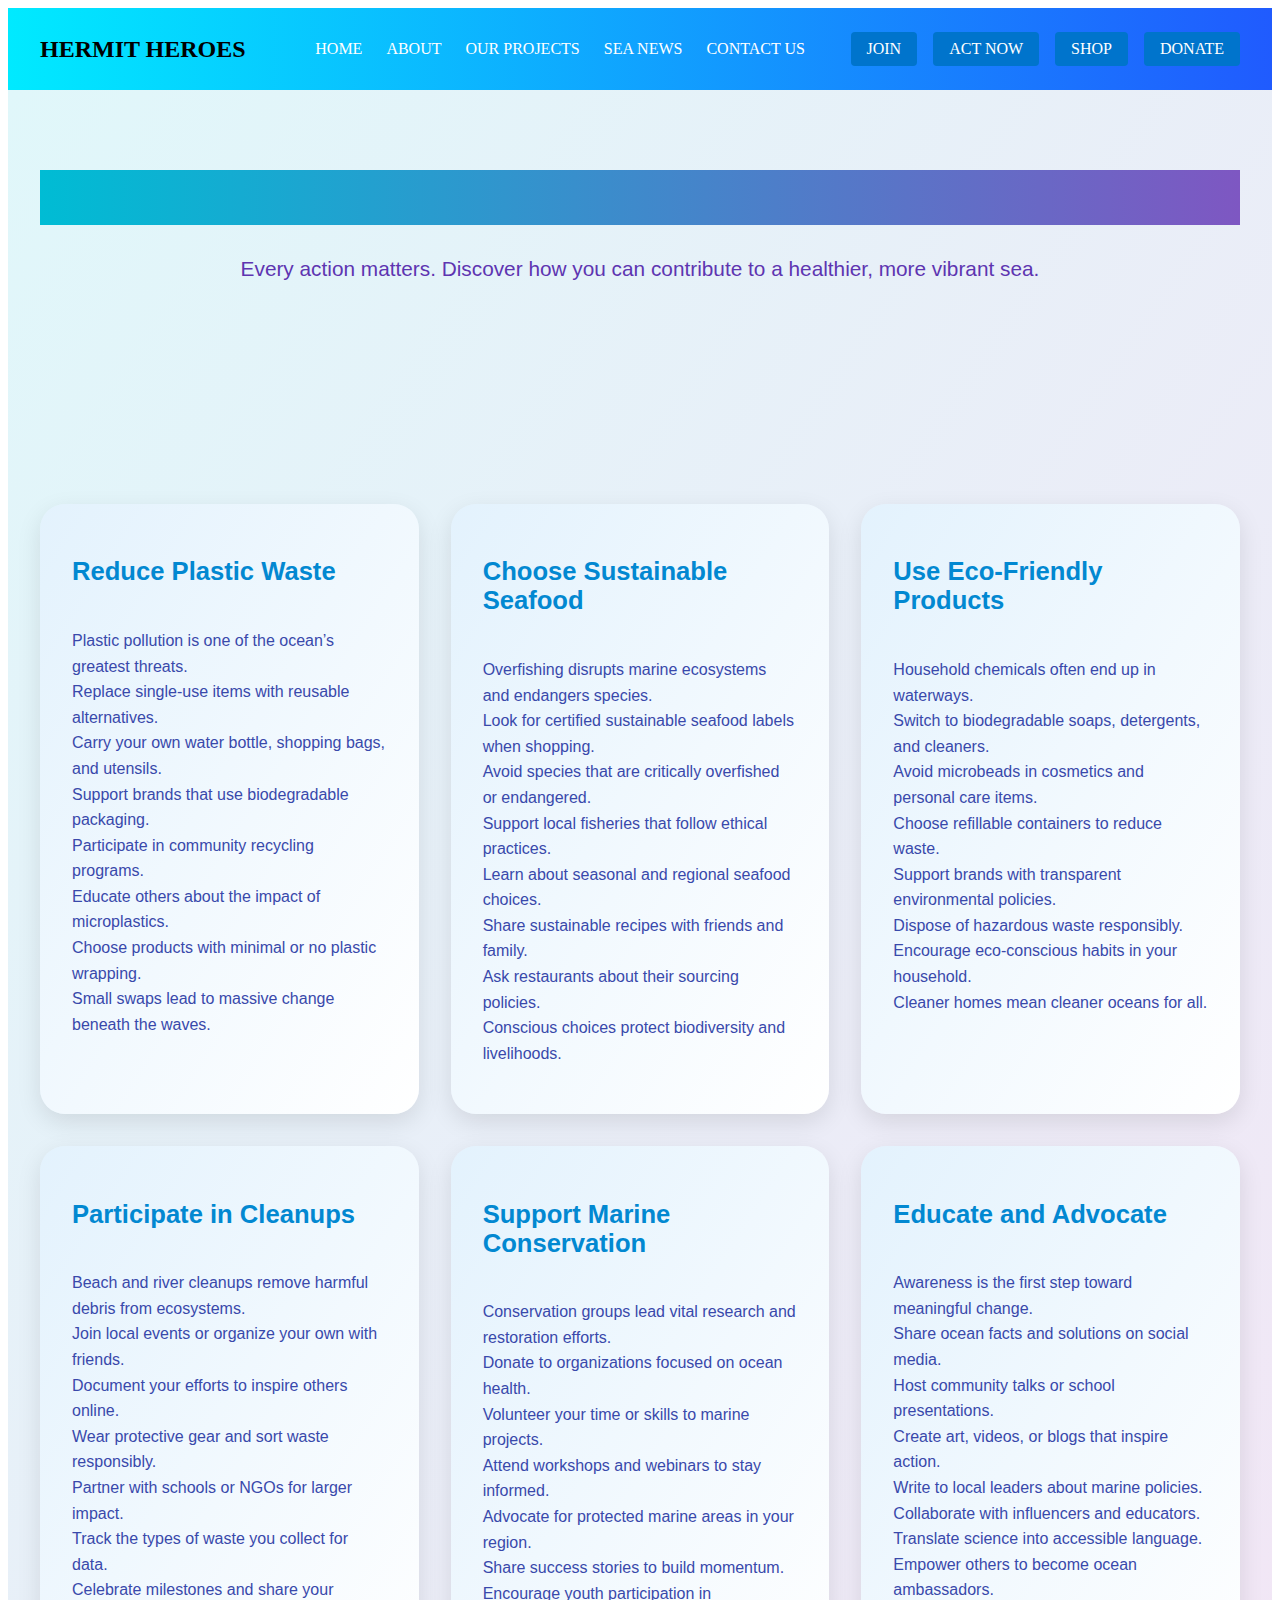
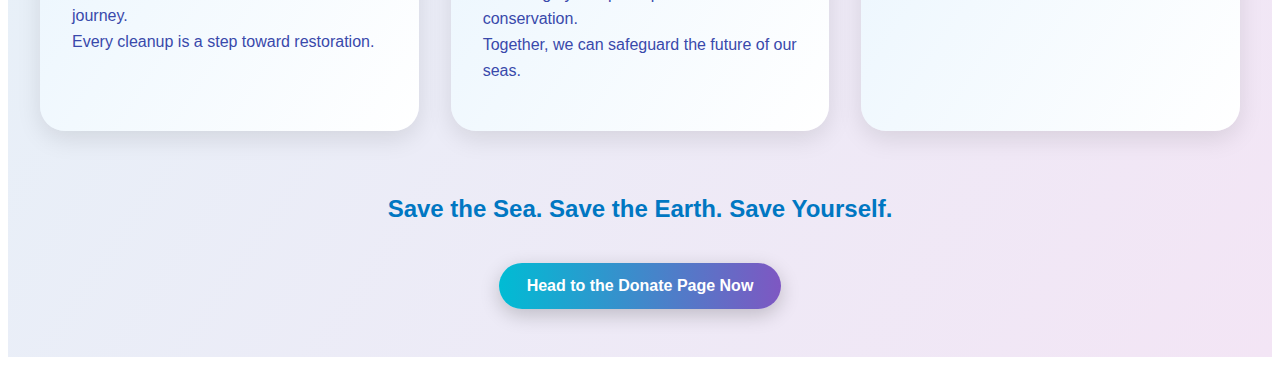
<file: actnow.html>
<!DOCTYPE html>
<html lang="en">
<head>
<meta charset="UTF-8">
<meta name="viewport" content="width=device-width, initial-scale=1.0">
<title>Donate - Save The Sea</title>
<link rel="stylesheet" href="actnow.css">
</head>
<body>

<!-- Navbar -->
 <nav class="navbar">
      <div class="logo">HERMIT HEROES</div>
      <ul class="nav-links">
        <li><a href="welcomepage.html">HOME</a></li>
        <li><a href="about.html">ABOUT</a></li>
        <li><a href="projects.html">OUR PROJECTS</a></li>
        <li><a href="seanews.html">SEA NEWS</a></li>
        <li><a href="contact.html">CONTACT US</a></li>
      </ul>
      <div class="nav-actions">
        <a href="join.html" class="btn">JOIN</a>
        <a href="actnow.html" class="btn">ACT NOW</a>
        <a href="shop.html" class="btn">SHOP</a>
        <a href="donate.html" class="btn">DONATE</a>
      </div>
    </nav>

<main class="act-elevated">
  <section class="act-header">
    <h1>Act Now to Protect Our Oceans</h1>
    <p>Every action matters. Discover how you can contribute to a healthier, more vibrant sea.</p>
<video class="act-video" autoplay loop muted playsinline>
  <source src="https://www.pexels.com/download/video/9034356/" type="video/mp4">
</video>

  </section>

  <section class="act-grid">
    <div class="act-box">
      <h2>Reduce Plastic Waste</h2>
      <p>
        Plastic pollution is one of the ocean’s greatest threats.  
        Replace single-use items with reusable alternatives.  
        Carry your own water bottle, shopping bags, and utensils.  
        Support brands that use biodegradable packaging.  
        Participate in community recycling programs.  
        Educate others about the impact of microplastics.  
        Choose products with minimal or no plastic wrapping.  
        Small swaps lead to massive change beneath the waves.
      </p>
      
    </div>

    <div class="act-box">
      <h2>Choose Sustainable Seafood</h2>
      <p>
        Overfishing disrupts marine ecosystems and endangers species.  
        Look for certified sustainable seafood labels when shopping.  
        Avoid species that are critically overfished or endangered.  
        Support local fisheries that follow ethical practices.  
        Learn about seasonal and regional seafood choices.  
        Share sustainable recipes with friends and family.  
        Ask restaurants about their sourcing policies.  
        Conscious choices protect biodiversity and livelihoods.
      </p>
      
    </div>

    <div class="act-box">
      <h2>Use Eco-Friendly Products</h2>
      <p>
        Household chemicals often end up in waterways.  
        Switch to biodegradable soaps, detergents, and cleaners.  
        Avoid microbeads in cosmetics and personal care items.  
        Choose refillable containers to reduce waste.  
        Support brands with transparent environmental policies.  
        Dispose of hazardous waste responsibly.  
        Encourage eco-conscious habits in your household.  
        Cleaner homes mean cleaner oceans for all.
      </p>
      
    </div>

    <div class="act-box">
      <h2>Participate in Cleanups</h2>
      <p>
        Beach and river cleanups remove harmful debris from ecosystems.  
        Join local events or organize your own with friends.  
        Document your efforts to inspire others online.  
        Wear protective gear and sort waste responsibly.  
        Partner with schools or NGOs for larger impact.  
        Track the types of waste you collect for data.  
        Celebrate milestones and share your journey.  
        Every cleanup is a step toward restoration.
      </p>
     
    </div>

    <div class="act-box">
      <h2>Support Marine Conservation</h2>
      <p>
        Conservation groups lead vital research and restoration efforts.  
        Donate to organizations focused on ocean health.  
        Volunteer your time or skills to marine projects.  
        Attend workshops and webinars to stay informed.  
        Advocate for protected marine areas in your region.  
        Share success stories to build momentum.  
        Encourage youth participation in conservation.  
        Together, we can safeguard the future of our seas.
      </p>
      
    </div>

    <div class="act-box">
      <h2>Educate and Advocate</h2>
      <p>
        Awareness is the first step toward meaningful change.  
        Share ocean facts and solutions on social media.  
        Host community talks or school presentations.  
        Create art, videos, or blogs that inspire action.  
        Write to local leaders about marine policies.  
        Collaborate with influencers and educators.  
        Translate science into accessible language.  
        Empower others to become ocean ambassadors.
      </p>
      
    </div>
  </section>

  <section class="act-footer">
    <p class="footer-text">Save the Sea. Save the Earth. Save Yourself.</p>
    <a href="donate.html" class="donate-link">Head to the Donate Page Now</a>
  </section>
</main>
</file>
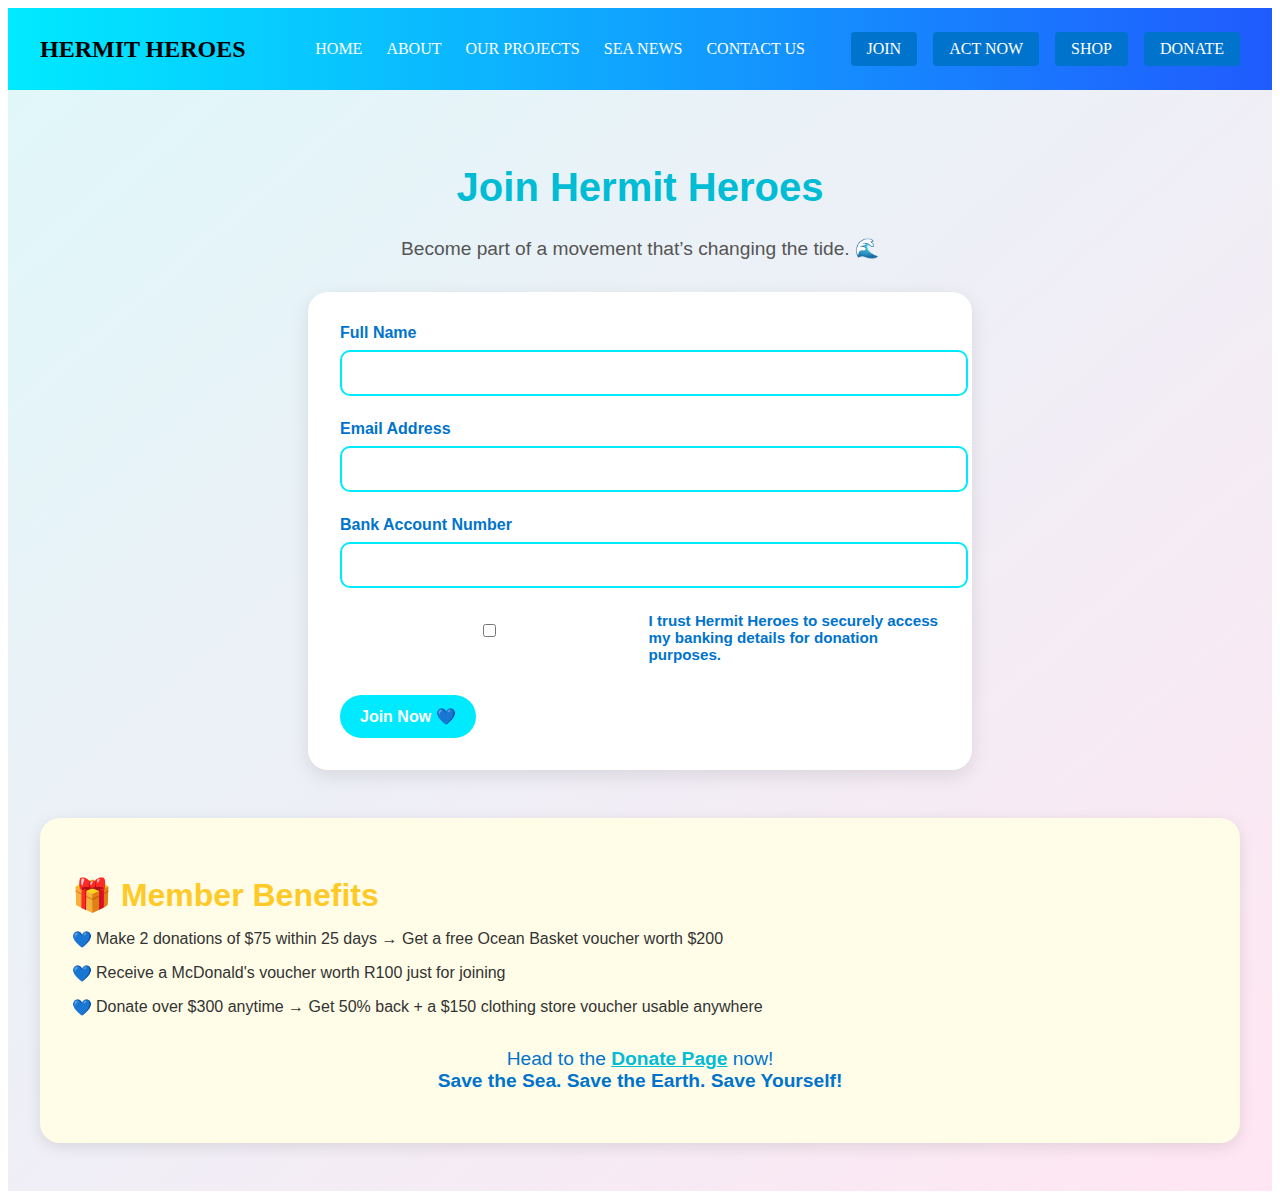
<file: join.html>
<!DOCTYPE html>
<html lang="en">
<head>
  <meta charset="UTF-8" />
  <meta name="viewport" content="width=device-width, initial-scale=1.0" />

  <title>Hermit Heroes</title>
  <link rel="stylesheet" href="join.css" />
</head>
<body>
  <header>
    <nav class="navbar">
      <div class="logo">HERMIT HEROES</div>
      <ul class="nav-links">
        <li><a href="welcomepage.html">HOME</a></li>
        <li><a href="about.html">ABOUT</a></li>
        <li><a href="projects.html">OUR PROJECTS</a></li>
        <li><a href="seanews.html">SEA NEWS</a></li>
        <li><a href="contact.html">CONTACT US</a></li>
      </ul>
      <div class="nav-actions">
        <a href="join.html" class="btn">JOIN</a>
        <a href="#" class="btn">ACT NOW</a>
        <a href="#" class="btn">SHOP</a>
        <a href="donate.html" class="btn">DONATE</a>
      </div>
    </nav>
  </header>
<main class="join-wrapper">
  <section class="join-header">
    <h1>Join Hermit Heroes</h1>
    <p>Become part of a movement that’s changing the tide. 🌊</p>
  </section>

  <section class="join-form-section">
    <form id="joinForm">
      <label for="fullname">Full Name</label>
      <input type="text" id="fullname" name="fullname" required />

      <label for="email">Email Address</label>
      <input type="email" id="email" name="email" required />

      <label for="bank">Bank Account Number</label>
      <input type="text" id="bank" name="bank" required />

      <div class="trust-check">
        <input type="checkbox" id="trust" name="trust" required />
        <label for="trust">I trust Hermit Heroes to securely access my banking details for donation purposes.</label>
      </div>

      <button type="submit">Join Now 💙</button>
    </form>
  </section>

  <section class="join-benefits">
    <h2>🎁 Member Benefits</h2>
    <ul>
      <li>Make 2 donations of $75 within 25 days → Get a free Ocean Basket voucher worth $200</li>
      <li>Receive a McDonald's voucher worth R100 just for joining</li>
      <li>Donate over $300 anytime → Get 50% back + a $150 clothing store voucher usable anywhere</li>
    </ul>
    <p class="cta">Head to the <a href="donate.html">Donate Page</a> now!<br><strong>Save the Sea. Save the Earth. Save Yourself!</strong></p>
  </section>
</main>
</file>
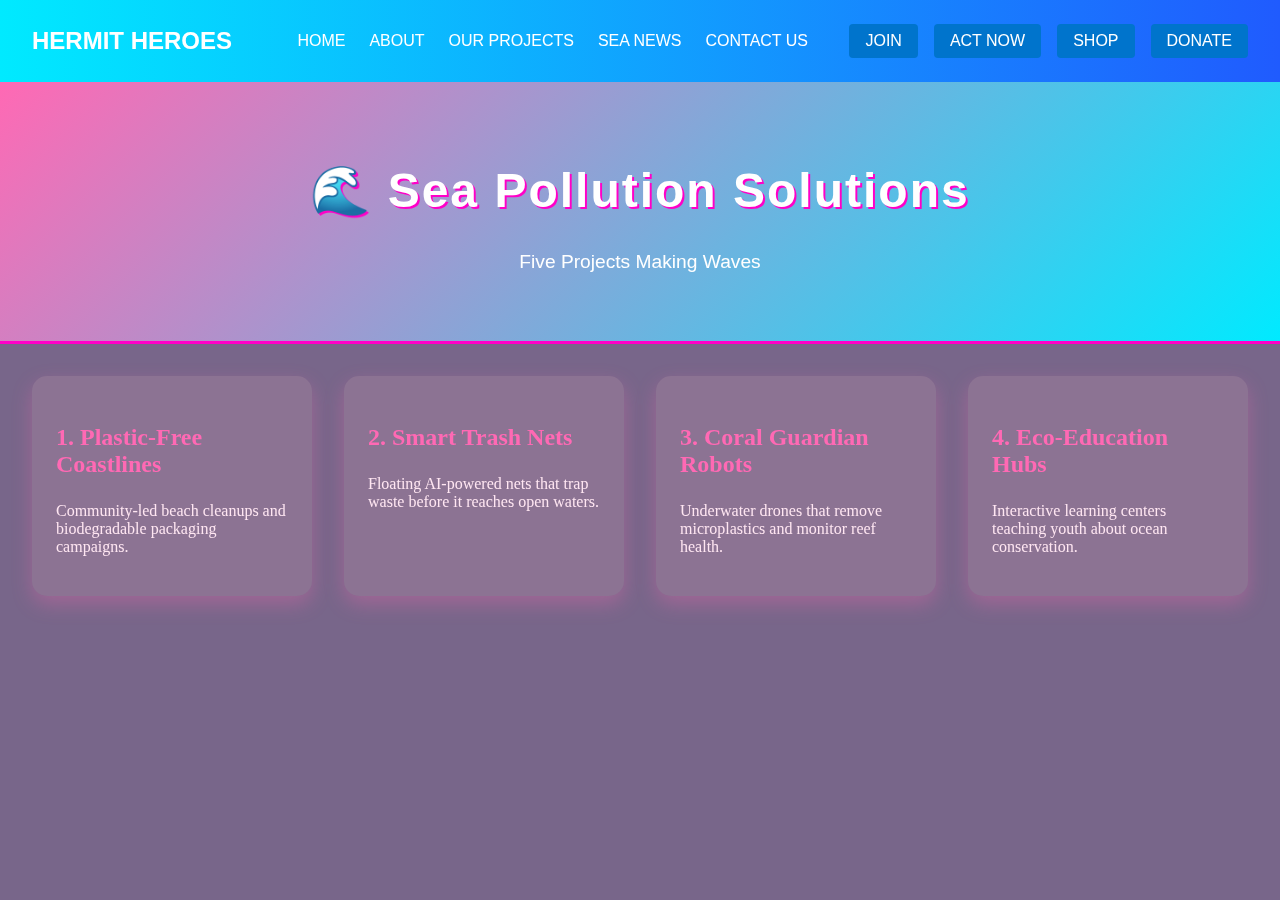
<file: projects.html>
<!DOCTYPE html>
<html lang="en">
<head>
  <meta charset="UTF-8" />
  <meta name="viewport" content="width=device-width, initial-scale=1.0" />
  <title>Sea Pollution Solutions</title>
  <link href="https://fonts.googleapis.com/css2?family=Orbitron&family=Roboto&family=Pacifico&display=swap" rel="stylesheet">
  <link rel="stylesheet" href="project.css" />
</head>
<body>
     <nav class="navbar">
      <div class="logo">HERMIT HEROES</div>
      <ul class="nav-links">
        <li><a href="welcomepage.html">HOME</a></li>
        <li><a href="about.html">ABOUT</a></li>
        <li><a href="projects.html">OUR PROJECTS</a></li>
        <li><a href="seanews.html">SEA NEWS</a></li>
        <li><a href="contact.html">CONTACT US</a></li>
      </ul>
      <div class="nav-actions">
        <a href="join.html" class="btn">JOIN</a>
        <a href="actnow.html" class="btn">ACT NOW</a>
        <a href="shop.html" class="btn">SHOP</a>
        <a href="donate.html" class="btn">DONATE</a>
      </div>
    </nav>

  <header>
    <h1>🌊 Sea Pollution Solutions</h1>
    <p>Five Projects Making Waves</p>
  </header>

  <section class="projects">
    <div class="card">
      <h3>1. Plastic-Free Coastlines</h3>
      <p>Community-led beach cleanups and biodegradable packaging campaigns.</p>
    </div>
    <div class="card">
      <h3>2. Smart Trash Nets</h3>
      <p>Floating AI-powered nets that trap waste before it reaches open waters.</p>
    </div>
    <div class="card">
      <h3>3. Coral Guardian Robots</h3>
      <p>Underwater drones that remove microplastics and monitor reef health.</p>
    </div>
    <div class="card">
      <h3>4. Eco-Education Hubs</h3>
      <p>Interactive learning centers teaching youth about ocean conservation.</p>
    </div>
</file>
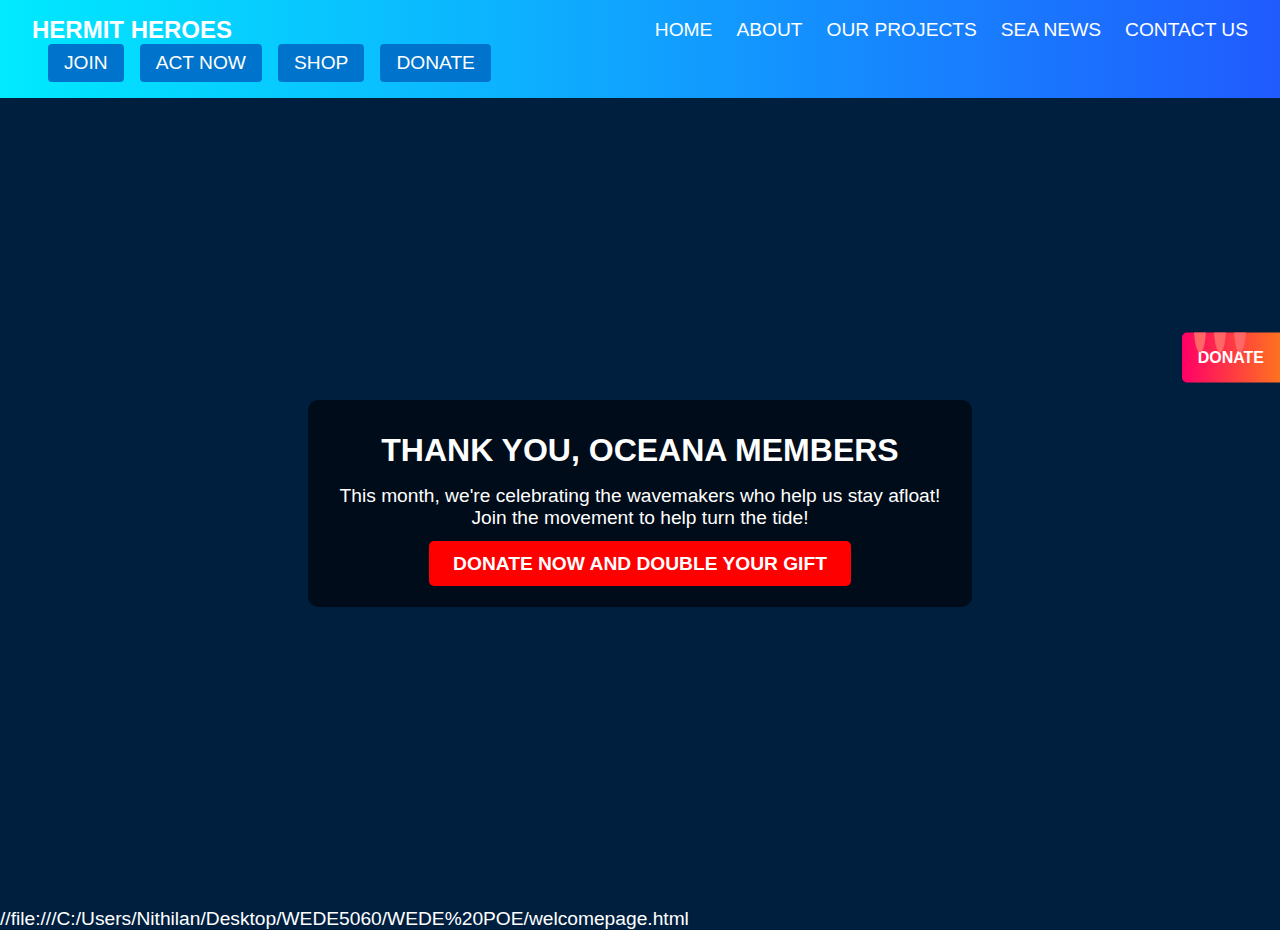
<file: welcomepage.html>
<!DOCTYPE html>
<html lang="en">
<head>
  <meta charset="UTF-8" />
  <meta name="viewport" content="width=device-width, initial-scale=1.0" />

  <title>Hermit Heroes</title>
  <link rel="stylesheet" href="welcome.css" />
</head>
<body>
  <header>
    <nav class="navbar">
      <div class="logo">HERMIT HEROES</div>
      <ul class="nav-links">
        <li><a href="welcomepage.html">HOME</a></li>
        <li><a href="about.html">ABOUT</a></li>
        <li><a href="projects.html">OUR PROJECTS</a></li>
        <li><a href="seanews.html">SEA NEWS</a></li>
        <li><a href="contact.html">CONTACT US</a></li>
      </ul>
      <div class="nav-actions">
        <a href="#" class="btn">JOIN</a>
        <a href="#" class="btn">ACT NOW</a>
        <a href="#" class="btn">SHOP</a>
        <a href="donate.html" class="btn">DONATE</a>
      </div>
    </nav>
  </header>

  <main class="hero">
    <div class="hero-text">
      <h1>THANK YOU, OCEANA MEMBERS</h1>
      <p>This month, we're celebrating the wavemakers who help us stay afloat!<br>Join the movement to help turn the tide!</p>
      <a href="#" class="btn donate-main">DONATE NOW AND DOUBLE YOUR GIFT</a>
    </div>
  </main>

  <div class="donate-tab">
    <a href="#" class="tentacle-button">
      <span class="tentacle"></span>
      <span class="tentacle"></span>
      <span class="tentacle"></span>
      DONATE
    </a>
  </div>
</body>
</html>

//file:///C:/Users/Nithilan/Desktop/WEDE5060/WEDE%20POE/welcomepage.html
</file>
<file: actnow.css>
/* Navbar */
.navbar {
  display: flex;
  justify-content: space-between;
  align-items: center;
  padding: 1rem 2rem;
  background: linear-gradient(90deg, #00eaff, #205bfe);
  flex-wrap: wrap;
}

.logo {
  font-size: 1.5rem;
  font-weight: bold;
}

.nav-links {
  list-style: none;
  display: flex;
  gap: 1.5rem;
}

.nav-links a {
  color: white;
  text-decoration: none;
  font-weight: 500;
}

.nav-actions {
  display: flex;
  flex-wrap: wrap;
  justify-content: center;
}

.nav-actions .btn {
  margin-left: 1rem;
  padding: 0.5rem 1rem;
  background-color: #0074cc;
  color: white;
  text-decoration: none;
  border-radius: 4px;
}

/* Elevated Act Now Styling */
.act-elevated {
  background: linear-gradient(to bottom right, #e0f7fa, #f3e5f5);
  padding: 3rem 2rem;
  font-family: 'Poppins', sans-serif;
  color: #2c3e50;
  position: relative;
  overflow-x: hidden;
}

/* Header */
.act-header {
  text-align: center;
  margin-bottom: 3rem;
  animation: fadeIn 2s ease-in-out;
}

.act-header h1 {
  font-size: 3rem;
  color: #0077c2;
  background: linear-gradient(to right, #00bcd4, #7e57c2);

  -webkit-text-fill-color: transparent;
}

.act-header p {
  font-size: 1.3rem;
  color: #5e35b1;
  margin-top: 0.5rem;
}

.act-video {
  width: 30%;
  height: auto;
  object-fit: cover;   /* ensures the video fills the space like a background */
  border-radius: 8px;  /* optional, matches your design */
}

/* Grid Layout */
.act-grid {
  display: grid;
  grid-template-columns: repeat(auto-fit, minmax(300px, 1fr));
  gap: 2rem;
}

.act-box {
  background: linear-gradient(to top left, #ffffff, #e3f2fd);
  padding: 2rem;
  border-radius: 25px;
  box-shadow: 0 8px 25px rgba(0,0,0,0.1);
  transition: transform 0.4s ease;
  position: relative;
  overflow: hidden;
}

.act-box:hover {
  transform: scale(1.03);
}

.act-box h2 {
  color: #0288d1;
  font-size: 1.6rem;
  margin-bottom: 1rem;
}

.act-box p {
  font-size: 1rem;
  color: #3949ab;
  line-height: 1.6;
  white-space: pre-line;
}

.act-box img {
  width: 100%;
  margin-top: 1rem;
  border-radius: 20px;
  box-shadow: 0 6px 15px rgba(0,0,0,0.1);
  animation: pulseImage 3s infinite ease-in-out;
}

/* Footer CTA */
.act-footer {
  text-align: center;
  margin-top: 4rem;
}

.footer-text {
  font-size: 1.5rem;
  color: #0077c2;
  animation: glowText 2s infinite;
  font-weight: bold;
}

.donate-link {
  display: inline-block;
  margin-top: 1rem;
  background: linear-gradient(to right, #00bcd4, #7e57c2);
  color: white;
  padding: 14px 28px;
  border-radius: 40px;
  font-size: 1rem;
  font-weight: bold;
  text-decoration: none;
  box-shadow: 0 6px 20px rgba(0,0,0,0.2);
  transition: transform 0.3s ease;
}

.donate-link:hover {
  transform: scale(1.1);
}

/* Animations */
@keyframes fadeIn {
  from { opacity: 0; transform: translateY(-20px); }
  to { opacity: 1; transform: translateY(0); }
}

@keyframes floatImage {
  0%   { transform: translateY(0); }
  50%  { transform: translateY(-15px); }
  100% { transform: translateY(0); }
}

@keyframes pulseImage {
  0%, 100% { transform: scale(1); }
  50% { transform: scale(1.03); }
}

@keyframes glowText {
  0%   { text-shadow: 0 0 5px #00bcd4; }
  50%  { text-shadow: 0 0 15px #00bcd4; }
  100% { text-shadow: 0 0 5px #00bcd4; }
}

/* Responsive */
@media (max-width: 768px) {
  .act-header h1 {
    font-size: 2.2rem;
  }
  .act-img {
    width: 200px;
  }
}
</file>
<file: join.css>
.navbar {
  display: flex;
  justify-content: space-between;
  align-items: center;
  padding: 1rem 2rem;
  background: linear-gradient(90deg, #00eaff, #205bfe);
  flex-wrap: wrap;
}

.logo {
  font-size: 1.5rem;
  font-weight: bold;
}

.nav-links {
  list-style: none;
  display: flex;
  gap: 1.5rem;
}

.nav-links a {
  color: white;
  text-decoration: none;
  font-weight: 500;
}

.nav-actions {
  display: flex;
  flex-wrap: wrap;
  justify-content: center;
}

.nav-actions .btn {
  margin-left: 1rem;
  padding: 0.5rem 1rem;
  background-color: #0074cc;
  color: white;
  text-decoration: none;
  border-radius: 4px;
}


.join-wrapper {
  background: linear-gradient(to bottom right, #e0f7fa, #ffe6f2);
  padding: 3rem 2rem;
  font-family: 'Poppins', sans-serif;
  color: #333;
}

.join-header {
  text-align: center;
  margin-bottom: 2rem;
  animation: fadeIn 2s ease-in-out;
}

.join-header h1 {
  font-size: 2.5rem;
  color: #00bcd4;
}

.join-header p {
  font-size: 1.2rem;
  color: #555;
  margin-top: 0.5rem;
}

.join-form-section {
  max-width: 600px;
  margin: 0 auto;
  background: white;
  padding: 2rem;
  border-radius: 20px;
  box-shadow: 0 6px 20px rgba(0,0,0,0.1);
}

.join-form-section label {
  display: block;
  margin-bottom: 0.5rem;
  font-weight: 600;
  color: #0074cc;
}

.join-form-section input {
  width: 100%;
  padding: 12px;
  margin-bottom: 1.5rem;
  border: 2px solid #00eaff;
  border-radius: 10px;
  font-size: 1rem;
}

.trust-check {
  display: flex;
  align-items: center;
  gap: 10px;
  margin-bottom: 1.5rem;
  font-size: 0.95rem;
  color: #444;
}

.join-form-section button {
  background: #00eaff;
  color: white;
  padding: 12px 20px;
  border: none;
  border-radius: 30px;
  font-size: 1rem;
  font-weight: bold;
  cursor: pointer;
  transition: transform 0.3s;
}

.join-form-section button:hover {
  transform: scale(1.05);
}

/* Benefits Section */
.join-benefits {
  margin-top: 3rem;
  background: #fffde7;
  padding: 2rem;
  border-radius: 20px;
  box-shadow: 0 4px 15px rgba(0,0,0,0.1);
}

.join-benefits h2 {
  color: #ffca28;
  font-size: 2rem;
  margin-bottom: 1rem;
}

.join-benefits ul {
  list-style: none;
  padding-left: 0;
}

.join-benefits li {
  margin-bottom: 1rem;
  padding-left: 1.5rem;
  position: relative;
}

.join-benefits li::before {
  content: "💙";
  position: absolute;
  left: 0;
}

.cta {
  text-align: center;
  margin-top: 2rem;
  font-size: 1.2rem;
  color: #0074cc;
}

.cta a {
  color: #00bcd4;
  font-weight: bold;
  text-decoration: underline;
}

/* Animations */
@keyframes fadeIn {
  from { opacity: 0; transform: translateY(-20px); }
  to { opacity: 1; transform: translateY(0); }
}

/* Responsive */
@media (max-width: 768px) {
  .join-header h1 {
    font-size: 2rem;
  }

  .join-form-section {
    padding: 1.5rem;
  }

  .join-benefits {
    padding: 1.5rem;
  }
}
</file>
<file: project.css>
.navbar {
  display: flex;
  justify-content: space-between;
  align-items: center;
  padding: 1rem 2rem;
  background: linear-gradient(90deg, #00eaff, #205bfe);
  flex-wrap: wrap;
}

.logo {
  font-size: 1.5rem;
  font-weight: bold;
}

.nav-links {
  list-style: none;
  display: flex;
  gap: 1.5rem;
}

.nav-links a {
  color: white;
  text-decoration: none;
  font-weight: 500;
}

.nav-actions {
  display: flex;
  flex-wrap: wrap;
  justify-content: center;
}

.nav-actions .btn {
  margin-left: 1rem;
  padding: 0.5rem 1rem;
  background-color: #0074cc;
  color: white;
  text-decoration: none;
  border-radius: 4px;
}


/* 🌊 Global Styles */
body {
  margin: 0;
  font-family: 'Open Sans', sans-serif;
  background: url('https://images.unsplash.com/photo-1507525428034-b723cf961d3e') no-repeat center center/cover;
  background-attachment: fixed;
  color: #fff;
  overflow-x: hidden;
}

body::before {
  content: "";
  position: fixed;
  top: 0; left: 0;
  width: 100%; height: 100%;
  background: rgba(30, 0, 60, 0.6); /* dark overlay with purple tint */
  z-index: -1;
}

/* 🌟 Header */
header {
  text-align: center;
  padding: 3rem 1rem;
  background: linear-gradient(135deg, #ff69b4 0%, #00eaff 100%);

  font-family: 'Poppins', sans-serif;
  animation: pulseHeader 3s infinite;
  border-bottom: 3px solid #ff00c8;
}

header h1 {
  font-size: 3rem;
  letter-spacing: 2px;
  text-shadow: 2px 2px #ff00c8;
}

header p {
  font-size: 1.2rem;
  margin-top: 0.5rem;
}

@keyframes pulseHeader {
  0% { transform: scale(1); }
  50% { transform: scale(1.05); }
  100% { transform: scale(1); }
}

/* 🧩 Project Cards */
.projects {
  display: grid;
  grid-template-columns: repeat(auto-fit, minmax(280px, 1fr));
  gap: 2rem;
  padding: 2rem;
}

.card {
  background: rgba(255, 192, 203, 0.15); /* soft pink glass */
  border-radius: 15px;
  padding: 1.5rem;
  box-shadow: 0 8px 20px rgba(255, 105, 180, 0.3);
  
  transition: transform 0.3s ease;
  font-family: 'Satisfy', cursive;
}

.card:hover {
  transform: rotate(-1deg) scale(1.03);
}

.card h3 {
  color: #ff69b4;
  font-size: 1.5rem;
}

.card p {
  font-size: 1rem;
  color: #ffe6f2;
}

/* 💡 Pitch Section */
.pitch-section {
  text-align: center;
  padding: 3rem 1rem;
  background: rgba(255, 105, 180, 0.2);
  font-family: 'Open Sans', sans-serif;
  border-top: 2px solid #ff00c8;
}

.pitch-section h2 {
  font-family: 'Poppins', sans-serif;
  font-size: 2rem;
  color: #ff69b4;
}

.pitch-section p {
  font-size: 1rem;
  margin-bottom: 1rem;
}

.pitch-section input,
.pitch-section textarea {
  padding: 0.8rem;
  margin: 0.5rem;
  width: 80%;
  max-width: 500px;
  border-radius: 10px;
  border: none;
  font-size: 1rem;
  background: rgba(255, 255, 255, 0.2);
  color: #fff;
}

.pitch-section button {
  padding: 0.8rem 2rem;
  background: #ff00c8;
  color: white;
  border: none;
  border-radius: 10px;
  font-size: 1rem;
  cursor: pointer;
  transition: background 0.3s ease;
}

.pitch-section button:hover {
  background: #ff69b4;
}

/* 🎉 Popup */
#popup {
  display: none;
  position: fixed;
  top: 50%;
  left: 50%;
  transform: translate(-50%, -50%);
  background: rgba(255, 105, 180, 0.95);
  padding: 2rem;
  border-radius: 20px;
  box-shadow: 0 0 30px #ff00c8;
  z-index: 999;
  font-size: 1.2rem;
  animation: fadeIn 0.5s ease-in-out;
}

@keyframes fadeIn {
  from { opacity: 0; transform: scale(0.8); }
  to { opacity: 1; transform: scale(1); }
}

/* 📱 Responsive Design */
@media screen and (max-width: 600px) {
  header h1 {
    font-size: 2rem;
  }

  .card h3 {
    font-size: 1.2rem;
  }

  .card p {
    font-size: 0.9rem;
  }

  .pitch-section input,
  .pitch-section textarea {
    width: 90%;
  }
  body {
  font-family: 'Segoe UI', sans-serif;
  background: linear-gradient(135deg, #ff2d95, #ffdd57);
  color: #fff;
  text-align: center;
  padding: 2rem;
}

/* Form Section */
.idea-form {
  max-width: 500px;
  margin: auto;
  background: rgba(255, 255, 255, 0.15);
  padding: 2rem;
  border-radius: 15px;
  box-shadow: 0 8px 20px rgba(0,0,0,0.2);
}

.idea-form h2 {
  color: #fffacd;
  margin-bottom: 1rem;
}

form input, form textarea {
  width: 100%;
  padding: 0.8rem;
  margin: 0.5rem 0;
  border: none;
  border-radius: 8px;
  font-size: 1rem;
}

form button {
  background: linear-gradient(to right, #ff2d95, #ffdd57);
  border: none;
  padding: 0.8rem 1.5rem;
  color: white;
  font-size: 1.1rem;
  border-radius: 50px;
  cursor: pointer;
  transition: transform 0.2s;
}

form button:hover {
  transform: scale(1.05);
}

body {
  font-family: Arial, sans-serif;
  background: linear-gradient(to bottom, #87cefa, #1e90ff);
  height: 100vh;
  display: flex;
  justify-content: center;
  align-items: center;
}

.popup {
  background: #fff;
  border-radius: 12px;
  padding: 20px;
  box-shadow: 0 8px 20px rgba(0,0,0,0.2);
  text-align: center;
  width: 300px;
  animation: float 3s ease-in-out infinite;
}

@keyframes float {
  0%, 100% { transform: translateY(0); }
  50% { transform: translateY(-8px); }
}

input, textarea {
  width: 90%;
  margin: 8px 0;
  padding: 8px;
  border-radius: 6px;
  border: 1px solid #ccc;
}

button {
  background: #1e90ff;
  color: white;
  border: none;
  padding: 10px 16px;
  border-radius: 6px;
  cursor: pointer;
  margin-top: 10px;
}

button:hover {
  background: #104e8b;
}

.message {
  margin-top: 15px;
  font-weight: bold;
  color: #1e90ff;
}


}
</file>
<file: welcome.css>
/* Reset and Base Styles */
* {
  margin: 0;
  padding: 0;
  box-sizing: border-box;
}

body {
  font-family: 'Segoe UI', sans-serif;
  background-color: #001f3f;
  color: white;
  overflow-x: hidden;
  font-size: clamp(1rem, 2vw, 1.2rem);
}

/* Navbar */
.navbar {
  display: flex;
  justify-content: space-between;
  align-items: center;
  padding: 1rem 2rem;
  background: linear-gradient(90deg, #00eaff, #205bfe);
  flex-wrap: wrap;
}

.logo {
  font-size: 1.5rem;
  font-weight: bold;
}

.nav-links {
  list-style: none;
  display: flex;
  gap: 1.5rem;
}

.nav-links a {
  color: white;
  text-decoration: none;
  font-weight: 500;
}

.nav-actions {
  display: flex;
  flex-wrap: wrap;
  justify-content: center;
}

.nav-actions .btn {
  margin-left: 1rem;
  padding: 0.5rem 1rem;
  background-color: #0074cc;
  color: white;
  text-decoration: none;
  border-radius: 4px;
}

.donate-top {
  background-color: red;
}

/* Hero Section */
.hero {
  background: url('https://images.unsplash.com/photo-1507525428034-b723cf961d3e') no-repeat center center/cover;
  height: 90vh;
  display: flex;
  align-items: center;
  justify-content: center;
  text-align: center;
}

.hero-text {
  background-color: rgba(0, 0, 0, 0.6);
  padding: 2rem;
  border-radius: 10px;
  max-width: 90%;
}

.hero-text h1 {
  font-size: 2rem;
  margin-bottom: 1rem;
}

.hero-text p {
  font-size: 1.2rem;
  margin-bottom: 1.5rem;
}

.donate-main {
  background-color: red;
  padding: 0.75rem 1.5rem;
  border-radius: 5px;
  text-decoration: none;
  color: white;
  font-weight: bold;
}

/* Donate Tab with Tentacle Animation */
.donate-tab {
  position: fixed;
  right: 0;
  top: 40%;
  transform: translateY(-50%);
  z-index: 1000;
}

.tentacle-button {
  position: relative;
  display: inline-block;
  background: linear-gradient(90deg, #ff0066, #fe7220);
  color: white;
  padding: 1rem;
  font-weight: bold;
  text-decoration: none;
  border-radius: 5px 0 0 5px;
  overflow: hidden;
  font-size: 1rem;
}

.tentacle {
  position: absolute;
  width: 12px;
  height: 50px;
  background-color: #ff6666;
  border-radius: 50%;
  animation: swirlTentacle 3s infinite ease-in-out;
  transform-origin: bottom center;
}

.tentacle:nth-child(1) {
  top: -30px;
  left: 12px;
  animation-delay: 0s;
}

.tentacle:nth-child(2) {
  top: -30px;
  left: 32px;
  animation-delay: 0.4s;
}

.tentacle:nth-child(3) {
  top: -30px;
  left: 52px;
  animation-delay: 0.8s;
}

@keyframes swirlTentacle {
  0%   { transform: rotate(0deg) translateY(0); }
  25%  { transform: rotate(30deg) translateY(-5px); }
  50%  { transform: rotate(-30deg) translateY(-10px); }
  75%  { transform: rotate(20deg) translateY(-5px); }
  100% { transform: rotate(0deg) translateY(0); }
}

/* 🌐 Responsive Design */

/* Tablets */
@media (max-width: 768px) {
  .navbar {
    flex-direction: column;
    align-items: center;
    padding: 1rem;
  }

  .nav-links {
    flex-direction: column;
    align-items: center;
    gap: 0.75rem;
    margin-top: 1rem;
    width: 100%;
  }

  .nav-actions {
    margin-top: 1rem;
  }

  .nav-actions .btn {
    margin: 0.5rem;
  }

  .hero-text {
    padding: 1.5rem;
  }

  .hero-text h1 {
    font-size: 1.5rem;
  }

  .hero-text p {
    font-size: 1rem;
  }

  .donate-tab {
    top: auto;
    bottom: 20px;
    right: 10px;
    transform: none;
  }
}

/* Phones */
@media (max-width: 500px) {
  body {
    background-color: #ffffff;
    color: #001f3f;
    font-size: 16px;
  }

  .hero {
    height: 70vh;
  }

  .hero-text {
    padding: 1rem;
    border-radius: 5px;
  }

  .hero-text h1 {
    font-size: 1.2rem;
  }

  .hero-text p {
    font-size: 0.9rem;
  }

  .donate-main {
    padding: 0.5rem 1rem;
    font-size: 0.9rem;
  }

  .tentacle-button {
    padding: 0.75rem;
    font-size: 0.9rem;
  }

  .donate-tab {
    position: fixed;
    bottom: 10px;
    right: 50%;
    transform: translateX(50%);
  }
}
</file>
